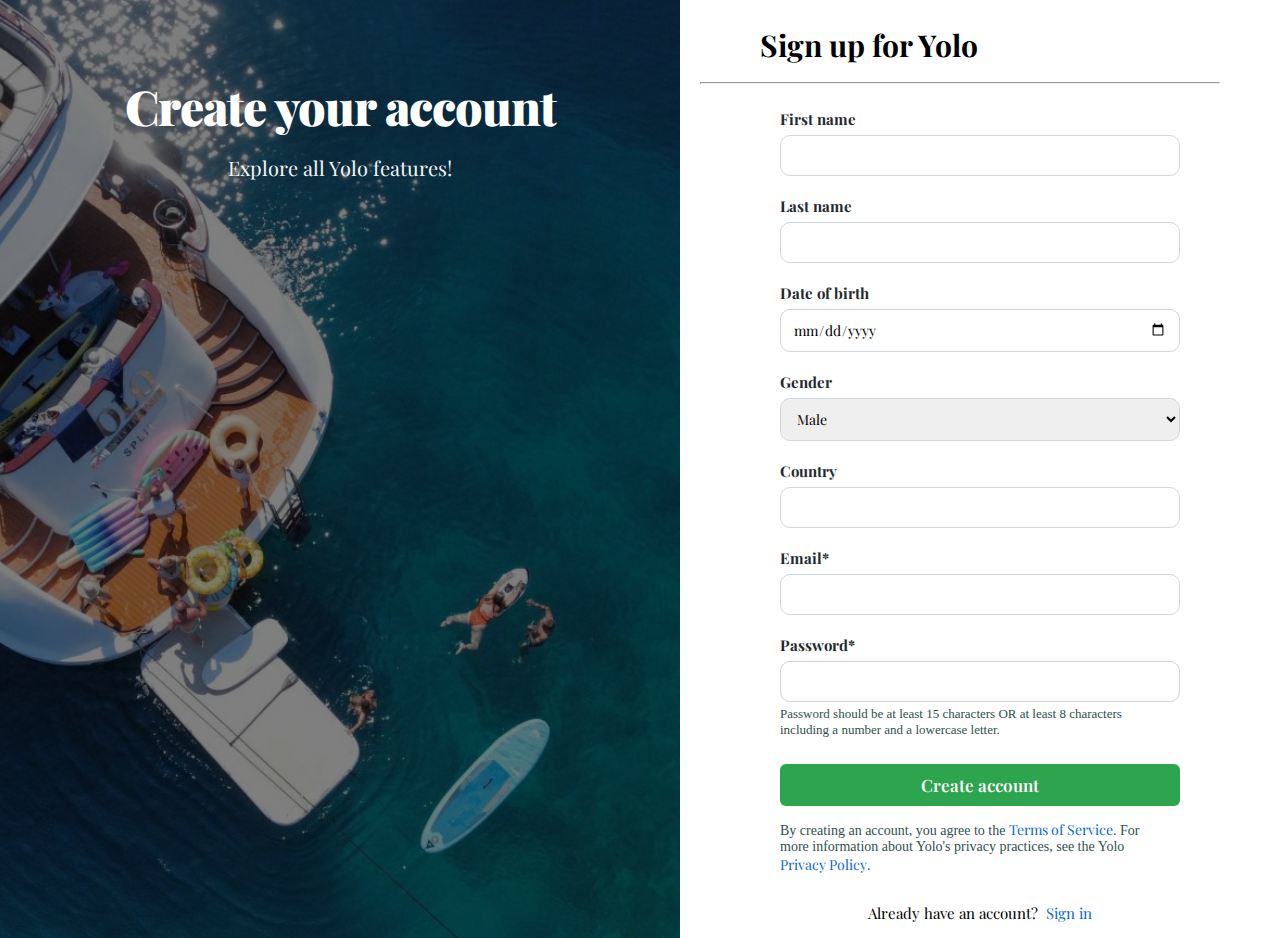
<file: Projekt_yolo_v1/Login_Registracija_Yolo/register.html>
<!DOCTYPE html>
<html lang="en">
<head>
  <meta charset="UTF-8">
  <meta http-equiv="X-UA-Compatible" content="IE=edge">
  <meta name="viewport" content="width=device-width, initial-scale=1">
  <title>Create account · Yolo</title>
  <link rel="stylesheet" href="assets/css/register.css">
  <script src="https://ajax.googleapis.com/ajax/libs/jquery/3.6.0/jquery.min.js"></script>
  <script src="../js/register.js"></script>
</head>
<body>

<div class="register-page">

  <div class="register-left">
    <img src="assets/img/brod.png" alt="Yolo ship">
    <h1>Create your account</h1>
    <p>Explore all Yolo features!</p>
  </div>

  <div class="register-right">
    <div class="register-box">

      <h2>Sign up for Yolo</h2>
      <hr>

      <form>
        <label>First name</label>
        <input type="text" required>

        <label>Last name</label>
        <input type="text" required>

        <label>Date of birth</label>
        <input type="date" required>

        <label>Gender</label>
        <select>
          <option>Male</option>
          <option>Female</option>
        </select>

        <label>Country</label>
        <input type="text" required>

        <label>Email*</label>
        <input type="email" required>

        <label>Password*</label>
        <input type="password" required>
        <p>Password should be at least 15 characters OR at least 8 characters including a number and a lowercase letter.</p>

        <button>Create account</button>
      </form>

      <p class="privacy">By creating an account, you agree to the <a href="../Tof_page/index.html">Terms of Service</a>. For more information about Yolo's privacy practices, see the Yolo <a href="../404-page/index.html"> Privacy Policy</a>.</p>
      <p class="signin-link">
        Already have an account?&nbsp;&nbsp;<a href="index.html">Sign in</a>
      </p>

    </div>
  </div>

</div>

</body>
</html>
</file>
<file: Projekt_yolo_v1/Login_Registracija_Yolo/assets/css/register.css>
@import url('https://fonts.googleapis.com/css2?family=Playfair+Display:wght@400;700;900&display=swap');

* {
  box-sizing: border-box;
  font-family: 'Playfair Display', serif;
}
body {
  margin: 0;
  min-height: 100vh;
}
.register-page {
  display: flex;
  min-height: 100vh;
}
.register-left {
  flex: 1;
  background-image: url('../img/brod.png');
  background-size: cover;
  background-position: center;
  background-repeat: no-repeat;
  color: white;
  padding: 80px 40px 40px 40px;  /* Više prostora gore */
  display: flex;
  flex-direction: column;
  justify-content: flex-start;  /* Tekst ide gore */
  align-items: center;
  text-align: center;
  position: relative;
  gap: 20px;
}
.register-left::before {
  content: '';
  position: absolute;
  top: 0;
  left: 0;
  right: 0;
  bottom: 0;
  background: rgba(0, 0, 0, 0.5);  /* Jači overlay */
  z-index: 1;
}
.register-left > * {
  position: relative;
  z-index: 2;
}
.register-left img {
  display: none;
}
.register-left h1 {
  font-size: 48px;
  font-weight: 900;  /* Playfair Display bold */
  margin: 0;
  line-height: 1.1;
  letter-spacing: -1px;
}
.register-left p {
  font-size: 20px;
  font-weight: 400;
  margin: 0;
  opacity: 0.95;
  max-width: 400px;
  line-height: 1.5;
}
.register-left a {
  color: rgba(255, 255, 255, 0.9);
  text-decoration: none;
  font-size: 16px;
  font-weight: 500;
}
.register-left a:hover {
  opacity: 0.7;
}
.register-right {
  flex: 1;
  display: flex;
  justify-content: center;
  align-items: center;
  background: #ffffff;
}
.register-box {
  width: 400px;
}
label {
  font-size: 15px;
  margin-bottom: 6px;
  display: block;
  font-weight: 500;
  color: #24292f;
  font-weight: bold;
}
input, select {
  width: 100%;
  padding: 10px 12px;
  margin-bottom: 20px;
  border-radius: 10px;
  border: 1px solid #d0d7de;
  font-size: 14px;
}
input:focus, select:focus {
  outline: none;
  border-color: #0969da;
  box-shadow: 0 0 0 3px rgba(9, 105, 218, 0.1);
}
button {
  width: 100%;
  padding: 10px;
  background-color: #2da44e;
  color: white;
  border: none;
  border-radius: 6px;
  font-size: 17px;
  font-weight: 600;
  cursor: pointer;
}
button:hover {
  background-color: #2c974b;
}
.signin-link {
  text-align: center;
  margin-top: 16px;
  font-size: 15px;
}
.signin-link a {
  color: #0969da;
  text-decoration: none;
}
.signin-link a:hover {
  text-decoration: underline;
}
h2 {
  font-size: 30px;
  margin-left: -20px;
}
hr {
  margin: -8px 0 25px -80px;
  width: 130%;
}
form p {
  margin-top: -16px;
  width:95%;
  font-size: 13px;
  padding-bottom: 13px;
  color:darkslategrey;
  font-family: "Calibri";
  font-weight: normal;
}
.privacy {
  width:95%;
  font-size: 14px;
  padding-bottom: 13px;
  color:darkslategrey;
  font-family: "Calibri";
  font-weight: normal;
}
.privacy a {
  color: #0969da;
  text-decoration: none;
}
.privacy a:hover {
  text-decoration: underline;
}
@media only screen and (max-width: 1024px){
  .register-box{
    width: 360px;
  }
}
@media only screen and (max-width: 900px){
  .register-page{
    flex-direction: column;
  }
  .register-left{
    min-height: 320px;
    padding: 60px 30px;
  }
  .register-right{
    padding: 40px 0;
  }
}
@media only screen and (max-width: 768px){
  .register-left h1{
    font-size: 40px;
  }
  .register-left p{
    font-size: 18px;
  }
  .register-box{
    width: 100%;
    max-width: 420px;
    padding: 0 20px;
  }
}
@media only screen and (max-width: 580px){
  .register-left{
    padding: 50px 20px;
  }
  .register-left h1{
    font-size: 34px;
  }
  .register-left p{
    font-size: 16px;
  }
}
@media only screen and (max-width: 425px){
  .register-left{
    min-height: 280px;
  }
  h2{
    font-size: 26px;
    margin-left: 0;
    text-align: center;
  }
  hr{
    width: 100%;
    margin-left: 0;
  }
}
@media only screen and (max-width: 375px){
  .register-left h1{
    font-size: 30px;
  }
  label{
    font-size: 14px;
  }
  button{
    font-size: 16px;
  }
}
@media only screen and (max-width: 320px){
  .register-left h1{
    font-size: 26px;
  }
  .register-left p{
    font-size: 14px;
  }
}
</file>
